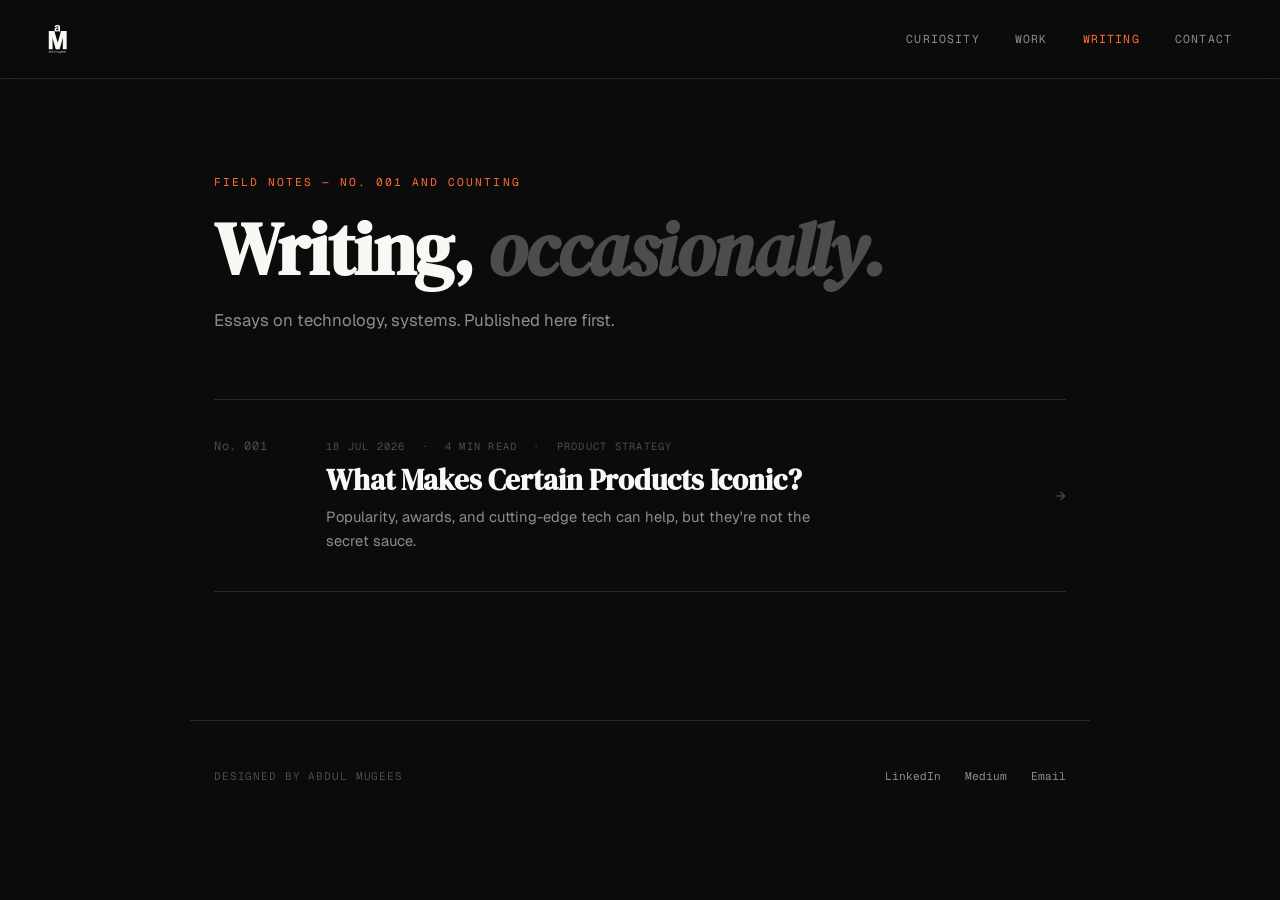
<file: writing/index.html>
<!DOCTYPE html>
<html lang="en">
<head>
<meta charset="UTF-8">
<meta name="theme-color" content="#0B0B0B">
<meta name="viewport" content="width=device-width, initial-scale=1.0, viewport-fit=cover">
<title>Writing — Abdul Mugees</title>
<meta name="description" content="Essays and field notes on technology, systems, and public impact, by Abdul Mugees.">

<!-- Open Graph / LinkedIn share preview -->
<meta property="og:title" content="Writing — Abdul Mugees">
<meta property="og:description" content="Essays and field notes on technology, systems, and public impact.">
<meta property="og:type" content="website">
<!-- <meta property="og:image" content="https://yourdomain.com/writing/og-cover.jpg"> -->

<link rel="preconnect" href="https://fonts.googleapis.com">
<link rel="preconnect" href="https://fonts.gstatic.com" crossorigin>
<link href="https://fonts.googleapis.com/css2?family=DM+Serif+Display:ital@0;1&family=Instrument+Serif:ital@0;1&family=Geist:wght@300;400;500;600&family=Geist+Mono:wght@400;500&display=swap" rel="stylesheet" media="print" onload="this.media='all'">
<noscript><link href="https://fonts.googleapis.com/css2?family=DM+Serif+Display:ital@0;1&family=Instrument+Serif:ital@0;1&family=Geist:wght@300;400;500;600&family=Geist+Mono:wght@400;500&display=swap" rel="stylesheet"></noscript>

<link rel="stylesheet" href="writing.css">
</head>
<body>

<nav class="w-nav">
  <a href="../index.html" class="w-logo" aria-label="Abdul Mugees — Home">
    <svg viewBox="814 783 368 582" xmlns="http://www.w3.org/2000/svg" preserveAspectRatio="xMidYMid meet">
      <g transform="translate(0,2000) scale(0.1,-0.1)" fill="currentColor" stroke="none">
        <!-- A mark (top) -->
        <path class="logo-m" d="M9859 11989 c-205 -14 -334 -81 -399 -209 -18 -36 -60 -176 -60 -202
0 -4 69 -8 153 -8 l154 0 12 40 c27 91 93 130 218 130 81 0 132 -17 170 -55
27 -27 33 -41 33 -77 0 -82 -28 -96 -255 -128 -201 -28 -267 -44 -337 -82
-120 -64 -180 -169 -182 -318 -1 -112 21 -174 84 -244 68 -74 145 -107 261
-114 156 -9 287 33 387 123 l50 45 7 -32 c4 -18 11 -50 16 -70 l10 -38 169 0
170 0 0 25 c0 14 -6 28 -14 31 -8 3 -23 22 -33 42 -16 34 -18 77 -23 467 l-5
430 -30 54 c-81 146 -265 209 -556 190z m281 -754 c0 -111 -12 -146 -65 -198
-58 -57 -117 -80 -210 -85 -67 -3 -85 0 -112 17 -68 43 -89 117 -55 195 18 40
29 50 74 70 29 13 97 31 151 40 54 9 122 25 150 35 29 10 55 19 60 20 4 0 7
-42 7 -94z"/>
        <!-- M mark (large, centre) -->
        <path class="logo-m" d="M8290 9075 l0 -1765 365 0 365 0 0 816 c0 449 -5 949 -11 1111 -6
162 -9 296 -7 299 2 2 144 -497 314 -1109 l310 -1112 374 0 374 0 311 1117
c170 614 311 1115 313 1113 2 -2 -2 -205 -8 -451 -6 -247 -10 -748 -8 -1114
l3 -665 365 0 365 0 0 1760 0 1760 -542 3 -541 2 -14 -47 c-8 -27 -149 -533
-313 -1125 -196 -703 -303 -1072 -308 -1060 -5 13 -571 2021 -618 2195 l-10
37 -539 0 -540 0 0 -1765z"/>
        <!-- tagline text paths (badaemos) -->
        <path d="M8550 6865 c0 -168 1 -175 20 -175 14 0 20 7 20 22 l0 21 23 -21 c53
-50 145 -32 172 32 30 72 8 166 -45 194 -37 19 -110 9 -132 -18 -18 -22 -18
-21 -18 49 0 64 -2 71 -20 71 -19 0 -20 -7 -20 -175z m158 49 c52 -14 70 -121
29 -169 -17 -21 -32 -27 -62 -27 -52 0 -85 36 -85 92 0 83 45 123 118 104z"/>
        <path d="M9059 6968 c0 -40 -3 -67 -6 -60 -8 20 -59 42 -97 42 -25 0 -45 -9
-68 -29 -27 -24 -32 -36 -36 -88 -5 -72 13 -115 60 -139 39 -20 92 -13 124 17
l24 22 0 -21 c0 -15 6 -22 20 -22 19 0 20 7 20 175 0 168 -1 175 -20 175 -18
0 -20 -7 -21 -72z m-32 -72 c24 -21 28 -31 28 -79 0 -71 -21 -97 -79 -97 -23
0 -46 4 -52 8 -21 14 -34 51 -34 97 0 85 75 124 137 71z"/>
        <path d="M9460 6865 c0 -168 1 -175 20 -175 19 0 20 7 20 175 0 168 -1 175
-20 175 -19 0 -20 -7 -20 -175z"/>
        <path d="M8299 6921 c-34 -34 -38 -61 -9 -61 11 0 20 5 20 10 0 22 41 50 73
50 38 0 57 -15 57 -46 0 -19 -8 -24 -57 -34 -32 -6 -66 -14 -76 -17 -22 -6
-46 -58 -40 -84 14 -53 102 -72 146 -30 25 23 25 23 32 2 3 -12 13 -21 21 -21
11 0 14 21 14 105 0 99 -2 107 -25 130 -19 20 -34 25 -75 25 -44 0 -56 -5 -81
-29z m123 -170 c-16 -21 -27 -26 -63 -26 -42 0 -44 1 -47 31 -3 33 6 40 88 61
33 8 35 7 38 -16 2 -13 -5 -36 -16 -50z"/>
        <path d="M9649 6921 l-29 -29 0 24 c0 17 -6 24 -20 24 -19 0 -20 -7 -20 -125
0 -116 1 -125 19 -125 16 0 19 10 23 91 4 85 6 94 32 115 33 29 60 30 86 4 17
-17 20 -33 20 -115 0 -88 1 -95 20 -95 18 0 20 7 20 80 0 43 5 90 11 104 15
33 62 52 93 38 27 -12 36 -51 36 -154 0 -61 2 -68 20 -68 18 0 20 7 20 78 -1
142 -21 181 -93 182 -31 0 -45 -7 -68 -31 -16 -17 -29 -26 -29 -20 0 24 -40
51 -76 51 -26 0 -43 -8 -65 -29z"/>
        <path d="M10379 6935 c-59 -32 -71 -155 -20 -206 25 -24 38 -29 79 -29 36 0
57 6 77 22 l28 22 -6 -49 c-9 -61 -26 -75 -89 -75 -40 0 -50 4 -64 25 -16 25
-54 35 -54 14 0 -21 58 -68 92 -74 50 -10 115 11 136 42 14 22 18 55 20 170 4
140 3 143 -17 143 -12 0 -21 -6 -21 -15 0 -20 -7 -19 -37 5 -30 23 -86 26
-124 5z m123 -35 c31 -24 40 -65 27 -114 -11 -41 -33 -56 -83 -56 -54 0 -76
28 -76 94 0 47 4 57 26 75 33 26 74 27 106 1z"/>
        <path d="M10688 6934 c-37 -20 -58 -63 -58 -119 0 -82 49 -135 126 -135 52 0
114 47 114 85 0 15 -40 2 -45 -14 -7 -24 -64 -44 -99 -35 -31 7 -56 39 -56 71
0 22 3 23 100 23 l100 0 0 28 c0 37 -34 90 -66 102 -36 14 -84 12 -116 -6z
m119 -36 c13 -12 23 -30 23 -40 0 -16 -9 -18 -80 -18 -90 0 -100 11 -55 55 31
32 80 33 112 3z"/>
        <path d="M10981 6937 c-42 -21 -62 -59 -63 -115 0 -96 62 -154 148 -137 36 6
94 52 94 74 0 20 -31 11 -54 -16 -48 -55 -146 -26 -146 43 0 24 1 24 100 24
112 0 116 3 86 75 -24 56 -106 83 -165 52z m114 -42 c45 -44 35 -55 -55 -55
-72 0 -80 2 -80 19 0 27 46 61 82 61 17 0 39 -10 53 -25z"/>
        <path d="M11238 6934 c-27 -14 -33 -28 -29 -68 3 -35 31 -55 88 -62 51 -6 83
-23 83 -45 0 -16 -39 -49 -59 -49 -35 0 -73 20 -78 40 -6 22 -43 28 -43 7 0
-45 78 -85 144 -73 45 9 80 50 71 86 -9 37 -40 59 -96 66 -71 9 -95 36 -63 68
25 25 79 20 102 -9 19 -24 52 -34 52 -16 0 59 -104 92 -172 55z"/>
        <path d="M9161 6858 c0 -103 15 -148 52 -166 39 -19 91 -8 117 25 l20 26 0
-27 c0 -19 5 -26 20 -26 19 0 20 7 20 125 0 118 -1 125 -20 125 -18 0 -20 -7
-20 -72 0 -49 -6 -84 -18 -108 -15 -30 -22 -35 -58 -38 -58 -4 -67 12 -72 124
-4 84 -6 94 -23 94 -17 0 -19 -8 -18 -82z"/>
        <path d="M10040 6845 c0 -52 5 -105 11 -119 25 -53 108 -58 154 -8 l25 27 0
-28 c0 -20 5 -27 20 -27 19 0 20 7 20 125 0 115 -1 125 -19 125 -16 0 -19 -11
-24 -81 -6 -99 -26 -132 -79 -137 -58 -5 -68 14 -68 124 0 87 -1 94 -20 94
-19 0 -20 -7 -20 -95z"/>
        <path d="M11506 6866 c-31 -91 -56 -168 -56 -171 0 -4 7 -5 16 -3 11 2 34 52
70 157 58 164 62 181 40 181 -9 0 -34 -59 -70 -164z"/>
        <path d="M11671 6872 c-30 -86 -56 -163 -59 -169 -2 -8 4 -13 14 -13 15 0 29
31 74 162 30 89 57 165 58 170 2 4 -5 8 -15 8 -14 0 -29 -31 -72 -158z"/>
      </g>
</svg>
  </a>
  <div class="w-nav-links">
    <a href="../index.html#curiosity">Curiosity</a>
    <a href="../index.html#experiments">Work</a>
    <a href="index.html" class="current">Writing</a>
    <a href="../index.html#footer-cta">Contact</a>
  </div>
  <button class="w-hamburger" id="w-hamburger" aria-label="Open menu"><span></span><span></span><span></span></button>
</nav>

<header class="w-masthead">
  <div class="w-eyebrow">Field Notes — No. 001 and counting</div>
  <h1 class="w-title">Writing, <em>occasionally.</em></h1>
  <p class="w-dek">Essays on technology, systems. Published here first.</p>
</header>

<main class="w-list">

  <!-- ============================================================
       ARTICLE ROW — duplicate this <a> block for every new article.
       Update: number, meta (date/tags), title, dek, and href.
       ============================================================ -->
  <a href="what-makes-products-iconic.html" class="w-row">
    <div class="w-row-num">No. 001</div>
    <div class="w-row-main">
      <div class="w-row-meta">
        <span>18 Jul 2026</span>
        <span>·</span>
        <span>4 min read</span>
        <span>·</span>
        <span>Product Strategy</span>
      </div>
      <h2 class="w-row-title">What Makes Certain Products Iconic?</h2>
      <p class="w-row-dek">Popularity, awards, and cutting-edge tech can help, but they're not the secret sauce.</p>
    </div>
    <div class="w-row-arrow">→</div>
  </a>

  <!-- Add more rows above this line as you publish. -->

</main>

<footer class="w-footer">
  <span>Designed by Abdul Mugees</span>
  <div class="w-footer-links">
    <a href="https://www.linkedin.com/in/abdulmugeeswork" target="_blank">LinkedIn</a>
    <a href="https://medium.com/@abdulmugeeswork" target="_blank">Medium</a>
    <a href="mailto:abdulmugeeswork@gmail.com">Email</a>
  </div>
</footer>

<script>
document.getElementById('w-hamburger').addEventListener('click', function(){
  var links = document.querySelector('.w-nav-links');
  var open = links.style.display === 'flex';
  links.style.display = open ? 'none' : 'flex';
  links.style.cssText += open ? '' : 'position:fixed;top:64px;left:0;right:0;background:#0B0B0B;flex-direction:column;padding:1.5rem;gap:1.2rem;border-bottom:1px solid rgba(250,248,244,0.12);';
});
</script>

</body>
</html>
</file>
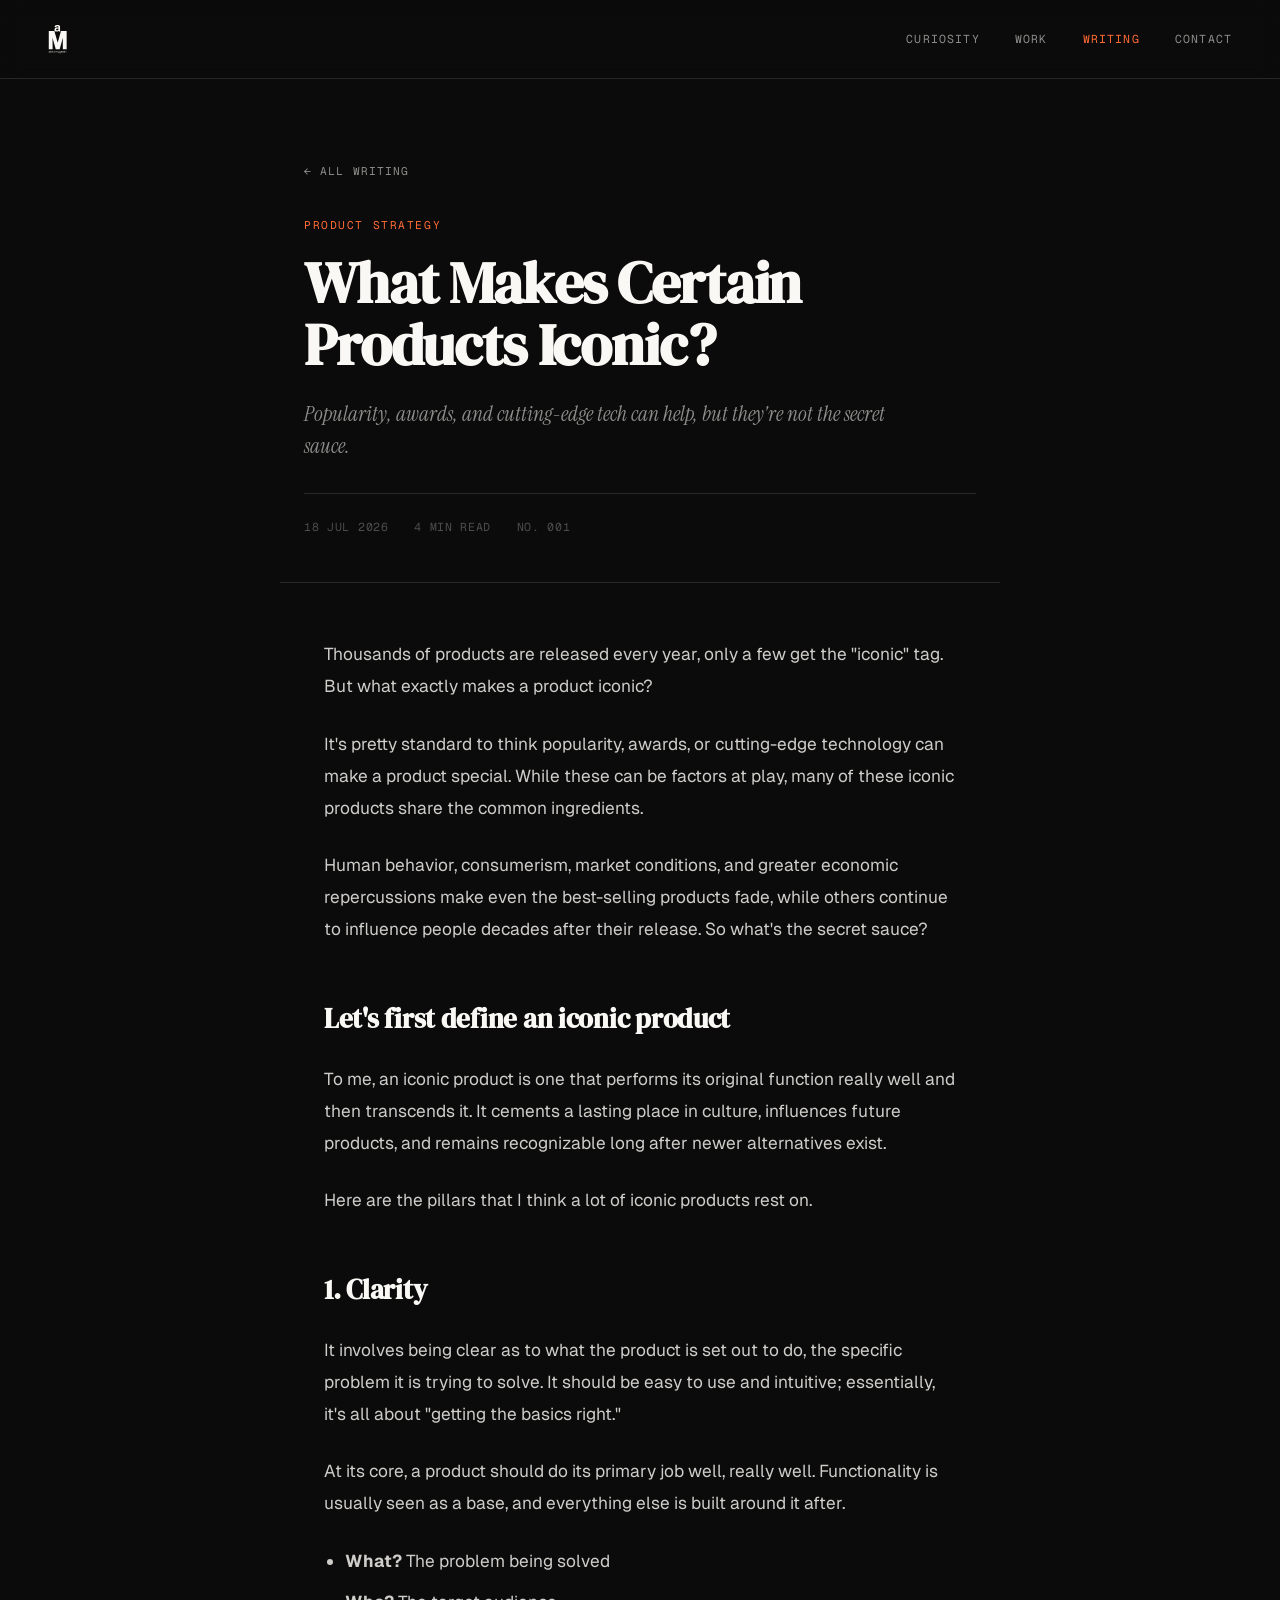
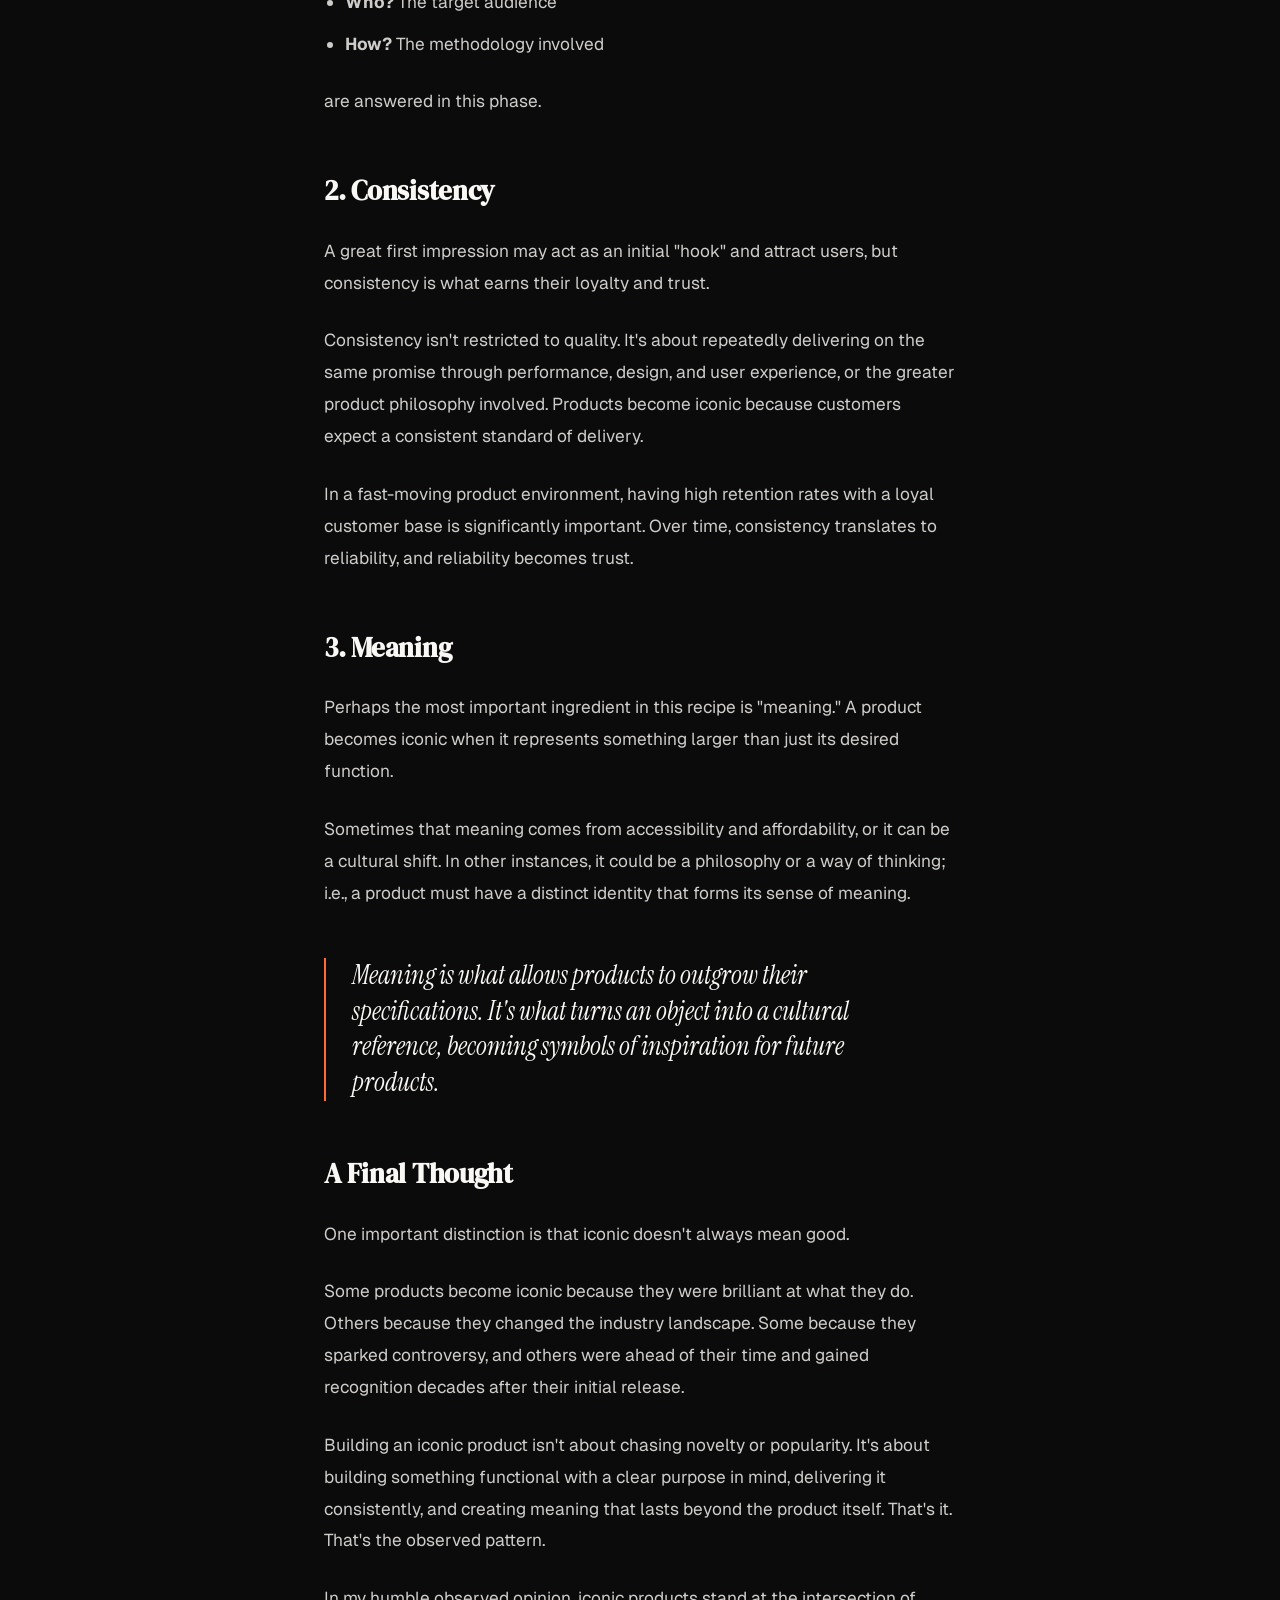
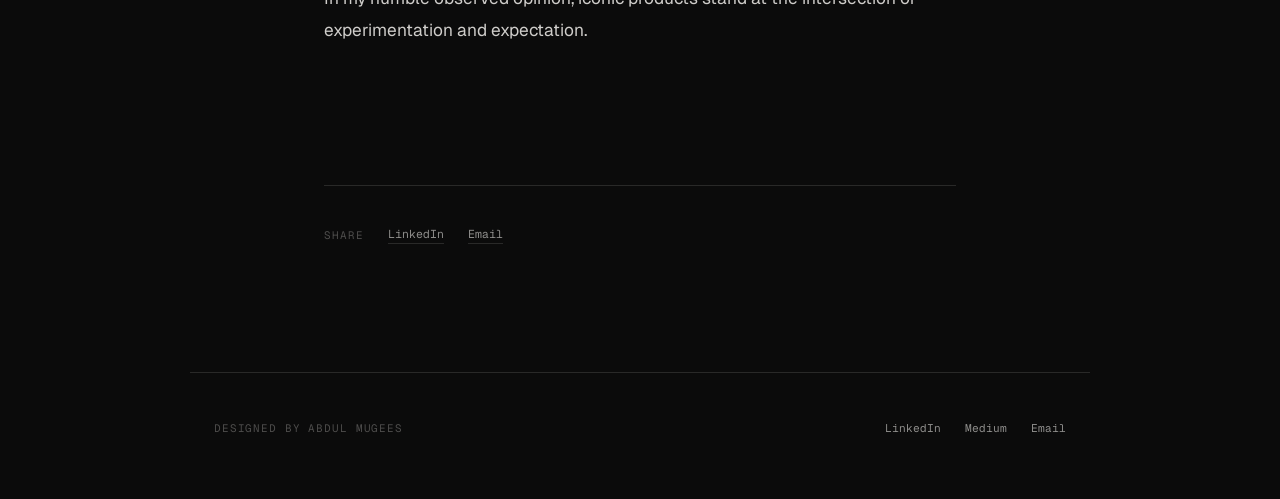
<file: writing/what-makes-products-iconic.html>
<!DOCTYPE html>
<html lang="en">
<head>
<meta charset="UTF-8">
<meta name="theme-color" content="#0B0B0B">
<meta name="viewport" content="width=device-width, initial-scale=1.0, viewport-fit=cover">

<title>What Makes Certain Products Iconic? — Abdul Mugees</title>
<meta name="description" content="Thousands of products launch every year, but only a few earn the 'iconic' tag. Here's the pattern behind the ones that do.">
<meta property="og:title" content="What Makes Certain Products Iconic?">
<meta property="og:description" content="Thousands of products launch every year, but only a few earn the 'iconic' tag. Here's the pattern behind the ones that do.">
<meta property="og:type" content="article">
<!-- <meta property="og:image" content="https://yourdomain.com/writing/cover-image.jpg"> -->

<link rel="preconnect" href="https://fonts.googleapis.com">
<link rel="preconnect" href="https://fonts.gstatic.com" crossorigin>
<link href="https://fonts.googleapis.com/css2?family=DM+Serif+Display:ital@0;1&family=Instrument+Serif:ital@0;1&family=Geist:wght@300;400;500;600&family=Geist+Mono:wght@400;500&display=swap" rel="stylesheet" media="print" onload="this.media='all'">
<noscript><link href="https://fonts.googleapis.com/css2?family=DM+Serif+Display:ital@0;1&family=Instrument+Serif:ital@0;1&family=Geist:wght@300;400;500;600&family=Geist+Mono:wght@400;500&display=swap" rel="stylesheet"></noscript>

<link rel="stylesheet" href="writing.css">
</head>
<body>

<nav class="w-nav">
  <a href="../index.html" class="w-logo" aria-label="Abdul Mugees — Home">
    <svg viewBox="814 783 368 582" xmlns="http://www.w3.org/2000/svg" preserveAspectRatio="xMidYMid meet">
      <g transform="translate(0,2000) scale(0.1,-0.1)" fill="currentColor" stroke="none">
        <!-- A mark (top) -->
        <path class="logo-m" d="M9859 11989 c-205 -14 -334 -81 -399 -209 -18 -36 -60 -176 -60 -202
0 -4 69 -8 153 -8 l154 0 12 40 c27 91 93 130 218 130 81 0 132 -17 170 -55
27 -27 33 -41 33 -77 0 -82 -28 -96 -255 -128 -201 -28 -267 -44 -337 -82
-120 -64 -180 -169 -182 -318 -1 -112 21 -174 84 -244 68 -74 145 -107 261
-114 156 -9 287 33 387 123 l50 45 7 -32 c4 -18 11 -50 16 -70 l10 -38 169 0
170 0 0 25 c0 14 -6 28 -14 31 -8 3 -23 22 -33 42 -16 34 -18 77 -23 467 l-5
430 -30 54 c-81 146 -265 209 -556 190z m281 -754 c0 -111 -12 -146 -65 -198
-58 -57 -117 -80 -210 -85 -67 -3 -85 0 -112 17 -68 43 -89 117 -55 195 18 40
29 50 74 70 29 13 97 31 151 40 54 9 122 25 150 35 29 10 55 19 60 20 4 0 7
-42 7 -94z"/>
        <!-- M mark (large, centre) -->
        <path class="logo-m" d="M8290 9075 l0 -1765 365 0 365 0 0 816 c0 449 -5 949 -11 1111 -6
162 -9 296 -7 299 2 2 144 -497 314 -1109 l310 -1112 374 0 374 0 311 1117
c170 614 311 1115 313 1113 2 -2 -2 -205 -8 -451 -6 -247 -10 -748 -8 -1114
l3 -665 365 0 365 0 0 1760 0 1760 -542 3 -541 2 -14 -47 c-8 -27 -149 -533
-313 -1125 -196 -703 -303 -1072 -308 -1060 -5 13 -571 2021 -618 2195 l-10
37 -539 0 -540 0 0 -1765z"/>
        <!-- tagline text paths (badaemos) -->
        <path d="M8550 6865 c0 -168 1 -175 20 -175 14 0 20 7 20 22 l0 21 23 -21 c53
-50 145 -32 172 32 30 72 8 166 -45 194 -37 19 -110 9 -132 -18 -18 -22 -18
-21 -18 49 0 64 -2 71 -20 71 -19 0 -20 -7 -20 -175z m158 49 c52 -14 70 -121
29 -169 -17 -21 -32 -27 -62 -27 -52 0 -85 36 -85 92 0 83 45 123 118 104z"/>
        <path d="M9059 6968 c0 -40 -3 -67 -6 -60 -8 20 -59 42 -97 42 -25 0 -45 -9
-68 -29 -27 -24 -32 -36 -36 -88 -5 -72 13 -115 60 -139 39 -20 92 -13 124 17
l24 22 0 -21 c0 -15 6 -22 20 -22 19 0 20 7 20 175 0 168 -1 175 -20 175 -18
0 -20 -7 -21 -72z m-32 -72 c24 -21 28 -31 28 -79 0 -71 -21 -97 -79 -97 -23
0 -46 4 -52 8 -21 14 -34 51 -34 97 0 85 75 124 137 71z"/>
        <path d="M9460 6865 c0 -168 1 -175 20 -175 19 0 20 7 20 175 0 168 -1 175
-20 175 -19 0 -20 -7 -20 -175z"/>
        <path d="M8299 6921 c-34 -34 -38 -61 -9 -61 11 0 20 5 20 10 0 22 41 50 73
50 38 0 57 -15 57 -46 0 -19 -8 -24 -57 -34 -32 -6 -66 -14 -76 -17 -22 -6
-46 -58 -40 -84 14 -53 102 -72 146 -30 25 23 25 23 32 2 3 -12 13 -21 21 -21
11 0 14 21 14 105 0 99 -2 107 -25 130 -19 20 -34 25 -75 25 -44 0 -56 -5 -81
-29z m123 -170 c-16 -21 -27 -26 -63 -26 -42 0 -44 1 -47 31 -3 33 6 40 88 61
33 8 35 7 38 -16 2 -13 -5 -36 -16 -50z"/>
        <path d="M9649 6921 l-29 -29 0 24 c0 17 -6 24 -20 24 -19 0 -20 -7 -20 -125
0 -116 1 -125 19 -125 16 0 19 10 23 91 4 85 6 94 32 115 33 29 60 30 86 4 17
-17 20 -33 20 -115 0 -88 1 -95 20 -95 18 0 20 7 20 80 0 43 5 90 11 104 15
33 62 52 93 38 27 -12 36 -51 36 -154 0 -61 2 -68 20 -68 18 0 20 7 20 78 -1
142 -21 181 -93 182 -31 0 -45 -7 -68 -31 -16 -17 -29 -26 -29 -20 0 24 -40
51 -76 51 -26 0 -43 -8 -65 -29z"/>
        <path d="M10379 6935 c-59 -32 -71 -155 -20 -206 25 -24 38 -29 79 -29 36 0
57 6 77 22 l28 22 -6 -49 c-9 -61 -26 -75 -89 -75 -40 0 -50 4 -64 25 -16 25
-54 35 -54 14 0 -21 58 -68 92 -74 50 -10 115 11 136 42 14 22 18 55 20 170 4
140 3 143 -17 143 -12 0 -21 -6 -21 -15 0 -20 -7 -19 -37 5 -30 23 -86 26
-124 5z m123 -35 c31 -24 40 -65 27 -114 -11 -41 -33 -56 -83 -56 -54 0 -76
28 -76 94 0 47 4 57 26 75 33 26 74 27 106 1z"/>
        <path d="M10688 6934 c-37 -20 -58 -63 -58 -119 0 -82 49 -135 126 -135 52 0
114 47 114 85 0 15 -40 2 -45 -14 -7 -24 -64 -44 -99 -35 -31 7 -56 39 -56 71
0 22 3 23 100 23 l100 0 0 28 c0 37 -34 90 -66 102 -36 14 -84 12 -116 -6z
m119 -36 c13 -12 23 -30 23 -40 0 -16 -9 -18 -80 -18 -90 0 -100 11 -55 55 31
32 80 33 112 3z"/>
        <path d="M10981 6937 c-42 -21 -62 -59 -63 -115 0 -96 62 -154 148 -137 36 6
94 52 94 74 0 20 -31 11 -54 -16 -48 -55 -146 -26 -146 43 0 24 1 24 100 24
112 0 116 3 86 75 -24 56 -106 83 -165 52z m114 -42 c45 -44 35 -55 -55 -55
-72 0 -80 2 -80 19 0 27 46 61 82 61 17 0 39 -10 53 -25z"/>
        <path d="M11238 6934 c-27 -14 -33 -28 -29 -68 3 -35 31 -55 88 -62 51 -6 83
-23 83 -45 0 -16 -39 -49 -59 -49 -35 0 -73 20 -78 40 -6 22 -43 28 -43 7 0
-45 78 -85 144 -73 45 9 80 50 71 86 -9 37 -40 59 -96 66 -71 9 -95 36 -63 68
25 25 79 20 102 -9 19 -24 52 -34 52 -16 0 59 -104 92 -172 55z"/>
        <path d="M9161 6858 c0 -103 15 -148 52 -166 39 -19 91 -8 117 25 l20 26 0
-27 c0 -19 5 -26 20 -26 19 0 20 7 20 125 0 118 -1 125 -20 125 -18 0 -20 -7
-20 -72 0 -49 -6 -84 -18 -108 -15 -30 -22 -35 -58 -38 -58 -4 -67 12 -72 124
-4 84 -6 94 -23 94 -17 0 -19 -8 -18 -82z"/>
        <path d="M10040 6845 c0 -52 5 -105 11 -119 25 -53 108 -58 154 -8 l25 27 0
-28 c0 -20 5 -27 20 -27 19 0 20 7 20 125 0 115 -1 125 -19 125 -16 0 -19 -11
-24 -81 -6 -99 -26 -132 -79 -137 -58 -5 -68 14 -68 124 0 87 -1 94 -20 94
-19 0 -20 -7 -20 -95z"/>
        <path d="M11506 6866 c-31 -91 -56 -168 -56 -171 0 -4 7 -5 16 -3 11 2 34 52
70 157 58 164 62 181 40 181 -9 0 -34 -59 -70 -164z"/>
        <path d="M11671 6872 c-30 -86 -56 -163 -59 -169 -2 -8 4 -13 14 -13 15 0 29
31 74 162 30 89 57 165 58 170 2 4 -5 8 -15 8 -14 0 -29 -31 -72 -158z"/>
      </g>
</svg>
  </a>
  <div class="w-nav-links">
    <a href="../index.html#curiosity">Curiosity</a>
    <a href="../index.html#experiments">Work</a>
    <a href="index.html" class="current">Writing</a>
    <a href="../index.html#footer-cta">Contact</a>
  </div>
  <button class="w-hamburger" id="w-hamburger" aria-label="Open menu"><span></span><span></span><span></span></button>
</nav>

<header class="w-article-header">
  <a href="index.html" class="w-back">← All writing</a>

  <div class="w-tag">Product Strategy</div>
  <h1 class="w-headline">What Makes Certain Products Iconic?</h1>
  <p class="w-dek-line">Popularity, awards, and cutting-edge tech can help, but they're not the secret sauce.</p>

  <div class="w-meta-bar">
    <span>18 Jul 2026</span>
    <span>4 min read</span>
    <span>No. 001</span>
  </div>
</header>

<article class="w-article-body">

  <p>Thousands of products are released every year, only a few get the "iconic" tag. But what exactly makes a product iconic?</p>

  <p>It's pretty standard to think popularity, awards, or cutting-edge technology can make a product special. While these can be factors at play, many of these iconic products share the common ingredients.</p>

  <p>Human behavior, consumerism, market conditions, and greater economic repercussions make even the best-selling products fade, while others continue to influence people decades after their release. So what's the secret sauce?</p>

  <h2>Let's first define an iconic product</h2>

  <p>To me, an iconic product is one that performs its original function really well and then transcends it. It cements a lasting place in culture, influences future products, and remains recognizable long after newer alternatives exist.</p>

  <p>Here are the pillars that I think a lot of iconic products rest on.</p>

  <h2>1. Clarity</h2>

  <p>It involves being clear as to what the product is set out to do, the specific problem it is trying to solve. It should be easy to use and intuitive; essentially, it's all about "getting the basics right."</p>

  <p>At its core, a product should do its primary job well, really well. Functionality is usually seen as a base, and everything else is built around it after.</p>

  <ul>
    <li><strong>What?</strong> The problem being solved</li>
    <li><strong>Who?</strong> The target audience</li>
    <li><strong>How?</strong> The methodology involved</li>
  </ul>

  <p>are answered in this phase.</p>

  <h2>2. Consistency</h2>

  <p>A great first impression may act as an initial "hook" and attract users, but consistency is what earns their loyalty and trust.</p>

  <p>Consistency isn't restricted to quality. It's about repeatedly delivering on the same promise through performance, design, and user experience, or the greater product philosophy involved. Products become iconic because customers expect a consistent standard of delivery.</p>

  <p>In a fast-moving product environment, having high retention rates with a loyal customer base is significantly important. Over time, consistency translates to reliability, and reliability becomes trust.</p>

  <h2>3. Meaning</h2>

  <p>Perhaps the most important ingredient in this recipe is "meaning." A product becomes iconic when it represents something larger than just its desired function.</p>

  <p>Sometimes that meaning comes from accessibility and affordability, or it can be a cultural shift. In other instances, it could be a philosophy or a way of thinking; i.e., a product must have a distinct identity that forms its sense of meaning.</p>

  <blockquote class="w-pullquote">Meaning is what allows products to outgrow their specifications. It's what turns an object into a cultural reference, becoming symbols of inspiration for future products.</blockquote>

  <h2>A Final Thought</h2>

  <p>One important distinction is that iconic doesn't always mean good.</p>

  <p>Some products become iconic because they were brilliant at what they do. Others because they changed the industry landscape. Some because they sparked controversy, and others were ahead of their time and gained recognition decades after their initial release.</p>

  <p>Building an iconic product isn't about chasing novelty or popularity. It's about building something functional with a clear purpose in mind, delivering it consistently, and creating meaning that lasts beyond the product itself. That's it. That's the observed pattern.</p>

  <p>In my humble observed opinion, iconic products stand at the intersection of experimentation and expectation.</p>

</article>

<div class="w-list" style="max-width:680px;padding-top:0;">
  <div class="w-share">
    <span class="w-share-label">Share</span>
    <a href="https://www.linkedin.com/sharing/share-offsite/?url=https://yourdomain.com/writing/what-makes-products-iconic.html" target="_blank">LinkedIn</a>
    <a href="mailto:?subject=Worth a read&body=https://yourdomain.com/writing/what-makes-products-iconic.html">Email</a>
  </div>
</div>

<footer class="w-footer">
  <span>Designed by Abdul Mugees</span>
  <div class="w-footer-links">
    <a href="https://www.linkedin.com/in/abdulmugeeswork" target="_blank">LinkedIn</a>
    <a href="https://medium.com/@abdulmugeeswork" target="_blank">Medium</a>
    <a href="mailto:abdulmugeeswork@gmail.com">Email</a>
  </div>
</footer>

<script>
document.getElementById('w-hamburger').addEventListener('click', function(){
  var links = document.querySelector('.w-nav-links');
  var open = links.style.display === 'flex';
  links.style.display = open ? 'none' : 'flex';
  links.style.cssText += open ? '' : 'position:fixed;top:64px;left:0;right:0;background:#0B0B0B;flex-direction:column;padding:1.5rem;gap:1.2rem;border-bottom:1px solid rgba(250,248,244,0.12);';
});
</script>

</body>
</html>
</file>
<file: writing/writing.css>
/* ============================================================
   WRITING SECTION — shared styles
   Dark editorial mode of the main portfolio site.
   Same type system + tangerine accent, inverted to ink/paper.
   ============================================================ */

:root{
  --ink:#0B0B0B;
  --ink-2:#151515;
  --paper:#FAF8F4;
  --paper-dim:rgba(250,248,244,0.55);
  --paper-faint:rgba(250,248,244,0.28);
  --paper-hair:rgba(250,248,244,0.12);
  --tangerine:#FF6B35;
  --tangerine-soft:rgba(255,107,53,0.14);
  --font-serif:'DM Serif Display',serif;
  --font-serif2:'Instrument Serif',serif;
  --font-sans:'Geist',sans-serif;
  --font-mono:'Geist Mono',monospace;
  --ease-smooth:cubic-bezier(0.23,1,0.32,1);
}

*{box-sizing:border-box;margin:0;padding:0;}

html{scroll-behavior:smooth;}

body{
  background:var(--ink);
  color:var(--paper);
  font-family:var(--font-sans);
  -webkit-font-smoothing:antialiased;
  min-height:100vh;
}

a{color:inherit;}

::selection{background:var(--tangerine-soft);color:var(--paper);}

/* ---------- NAV ---------- */
nav.w-nav{
  position:sticky;top:0;z-index:50;
  display:flex;align-items:center;justify-content:space-between;
  padding:1.5rem 3rem;
  background:rgba(11,11,11,0.82);
  backdrop-filter:blur(10px);
  border-bottom:1px solid var(--paper-hair);
}
.w-logo{display:flex;align-items:center;gap:.6rem;text-decoration:none;color:var(--paper);}
.w-logo svg{height:1.9rem;width:auto;color:var(--paper);}
.w-nav-links{display:flex;align-items:center;gap:2.2rem;}
.w-nav-links a{
  font-family:var(--font-mono);font-size:.72rem;
  letter-spacing:.1em;text-transform:uppercase;
  text-decoration:none;color:var(--paper-dim);
  position:relative;padding-bottom:2px;
  transition:color .25s;
}
.w-nav-links a::after{
  content:'';position:absolute;left:0;bottom:-2px;
  width:0;height:1px;background:var(--tangerine);
  transition:width .3s var(--ease-smooth);
}
.w-nav-links a:hover{color:var(--paper);}
.w-nav-links a:hover::after{width:100%;}
.w-nav-links a.current{color:var(--tangerine);}

.w-hamburger{display:none;flex-direction:column;gap:5px;background:none;border:none;cursor:pointer;padding:.4rem;}
.w-hamburger span{width:22px;height:1px;background:var(--paper);display:block;}

@media (max-width:720px){
  nav.w-nav{padding:1.2rem 1.5rem;}
  .w-nav-links{display:none;}
  .w-hamburger{display:flex;}
}

/* ---------- MASTHEAD / PAGE HEADER (index page) ---------- */
.w-masthead{
  max-width:900px;margin:0 auto;
  padding:6rem 1.5rem 3rem;
}
.w-eyebrow{
  font-family:var(--font-mono);font-size:.7rem;
  letter-spacing:.18em;text-transform:uppercase;
  color:var(--tangerine);margin-bottom:1.4rem;
}
.w-title{
  font-family:var(--font-serif);
  font-size:clamp(2.6rem,6vw,4.6rem);
  line-height:1.02;letter-spacing:-.02em;
  color:var(--paper);margin-bottom:1.2rem;
}
.w-title em{font-style:italic;color:var(--paper-faint);}
.w-dek{
  font-size:1.05rem;line-height:1.7;color:var(--paper-dim);
  max-width:560px;
}

/* ---------- ARTICLE INDEX LIST ---------- */
.w-list{max-width:900px;margin:0 auto;padding:1rem 1.5rem 8rem;}
.w-row{
  display:grid;grid-template-columns:5rem 1fr auto;
  gap:2rem;align-items:baseline;
  padding:2.4rem 0;
  border-top:1px solid var(--paper-hair);
  text-decoration:none;color:inherit;
  transition:padding-left .3s var(--ease-smooth);
}
.w-list a.w-row:hover{padding-left:.6rem;}
.w-row:last-child{border-bottom:1px solid var(--paper-hair);}
.w-row-num{
  font-family:var(--font-mono);font-size:.75rem;
  color:var(--paper-faint);letter-spacing:.05em;
}
.w-row-main{min-width:0;}
.w-row-meta{
  font-family:var(--font-mono);font-size:.65rem;
  letter-spacing:.12em;text-transform:uppercase;
  color:var(--paper-faint);margin-bottom:.6rem;
  display:flex;gap:1rem;flex-wrap:wrap;
}
.w-row-title{
  font-family:var(--font-serif);
  font-size:clamp(1.3rem,2.4vw,1.8rem);
  line-height:1.2;color:var(--paper);margin-bottom:.5rem;
  transition:color .25s;
}
.w-row:hover .w-row-title{color:var(--tangerine);}
.w-row-dek{
  font-size:.92rem;line-height:1.6;color:var(--paper-dim);
  max-width:520px;
}
.w-row-arrow{
  font-family:var(--font-mono);font-size:1rem;
  color:var(--paper-faint);align-self:center;
  transition:transform .3s var(--ease-smooth),color .25s;
}
.w-row:hover .w-row-arrow{transform:translateX(4px);color:var(--tangerine);}

@media (max-width:640px){
  .w-row{grid-template-columns:1fr;gap:.6rem;}
  .w-row-arrow{display:none;}
  .w-row-num{order:-1;}
}

/* ---------- ARTICLE PAGE ---------- */
.w-article-header{
  max-width:720px;margin:0 auto;
  padding:5rem 1.5rem 3rem;
  border-bottom:1px solid var(--paper-hair);
}
.w-back{
  display:inline-flex;align-items:center;gap:.5rem;
  font-family:var(--font-mono);font-size:.7rem;
  letter-spacing:.1em;text-transform:uppercase;
  color:var(--paper-dim);text-decoration:none;
  margin-bottom:2.5rem;transition:color .25s,gap .25s;
}
.w-back:hover{color:var(--tangerine);gap:.8rem;}
.w-tag{
  font-family:var(--font-mono);font-size:.7rem;
  letter-spacing:.14em;text-transform:uppercase;
  color:var(--tangerine);margin-bottom:1.2rem;
}
.w-headline{
  font-family:var(--font-serif);
  font-size:clamp(2.2rem,5.5vw,3.6rem);
  line-height:1.08;letter-spacing:-.02em;
  color:var(--paper);margin-bottom:1.4rem;
}
.w-dek-line{
  font-family:var(--font-serif2);font-style:italic;
  font-size:1.3rem;line-height:1.5;color:var(--paper-dim);
  margin-bottom:2rem;max-width:600px;
}
.w-meta-bar{
  display:flex;gap:1.6rem;flex-wrap:wrap;
  font-family:var(--font-mono);font-size:.72rem;
  letter-spacing:.06em;text-transform:uppercase;
  color:var(--paper-faint);padding-top:1.6rem;
  border-top:1px solid var(--paper-hair);
}

.w-article-body{
  max-width:680px;margin:0 auto;
  padding:3.5rem 1.5rem 6rem;
  font-size:1.08rem;line-height:1.85;color:rgba(250,248,244,0.82);
}
.w-article-body p{margin-bottom:1.6rem;}
.w-article-body h2{
  font-family:var(--font-serif);font-size:1.7rem;
  color:var(--paper);margin:3rem 0 1.2rem;letter-spacing:-.01em;
}
.w-article-body h3{
  font-family:var(--font-sans);font-weight:600;font-size:1.05rem;
  color:var(--paper);margin:2.4rem 0 1rem;
}
.w-article-body a{color:var(--tangerine);text-decoration:underline;text-decoration-color:rgba(255,107,53,0.4);text-underline-offset:3px;}
.w-article-body a:hover{text-decoration-color:var(--tangerine);}
.w-article-body ul,.w-article-body ol{margin:0 0 1.6rem 1.3rem;}
.w-article-body li{margin-bottom:.6rem;}
.w-article-body img{width:100%;border-radius:2px;margin:2.5rem 0;display:block;}
.w-article-body figcaption{
  font-family:var(--font-mono);font-size:.72rem;color:var(--paper-faint);
  margin-top:-1.6rem;margin-bottom:2.5rem;
}
.w-article-body code{
  font-family:var(--font-mono);font-size:.9em;
  background:var(--ink-2);padding:.15em .4em;border-radius:3px;
}

.w-pullquote{
  font-family:var(--font-serif2);font-style:italic;
  font-size:1.6rem;line-height:1.4;color:var(--paper);
  border-left:2px solid var(--tangerine);
  padding-left:1.6rem;margin:3rem 0;max-width:560px;
}

.w-share{
  display:flex;gap:1.5rem;align-items:center;
  padding-top:2.5rem;margin-top:1rem;
  border-top:1px solid var(--paper-hair);
}
.w-share-label{font-family:var(--font-mono);font-size:.68rem;letter-spacing:.1em;text-transform:uppercase;color:var(--paper-faint);}
.w-share a{
  font-family:var(--font-mono);font-size:.72rem;
  color:var(--paper-dim);text-decoration:none;
  border-bottom:1px solid var(--paper-hair);padding-bottom:2px;
  transition:color .25s,border-color .25s;
}
.w-share a:hover{color:var(--tangerine);border-color:var(--tangerine);}

/* ---------- MINI FOOTER (writing pages) ---------- */
.w-footer{
  max-width:900px;margin:0 auto;
  padding:3rem 1.5rem 4rem;
  border-top:1px solid var(--paper-hair);
  display:flex;justify-content:space-between;align-items:center;flex-wrap:wrap;gap:1rem;
}
.w-footer span{
  font-family:var(--font-mono);font-size:.68rem;
  letter-spacing:.08em;text-transform:uppercase;color:var(--paper-faint);
}
.w-footer .w-footer-links{display:flex;gap:1.5rem;}
.w-footer a{color:var(--paper-dim);text-decoration:none;font-family:var(--font-mono);font-size:.7rem;transition:color .25s;}
.w-footer a:hover{color:var(--tangerine);}

@media (max-width:640px){
  .w-article-header{padding:3.5rem 1.5rem 2rem;}
  .w-article-body{padding:2.5rem 1.5rem 4rem;}
  .w-pullquote{font-size:1.3rem;}
}
</file>
